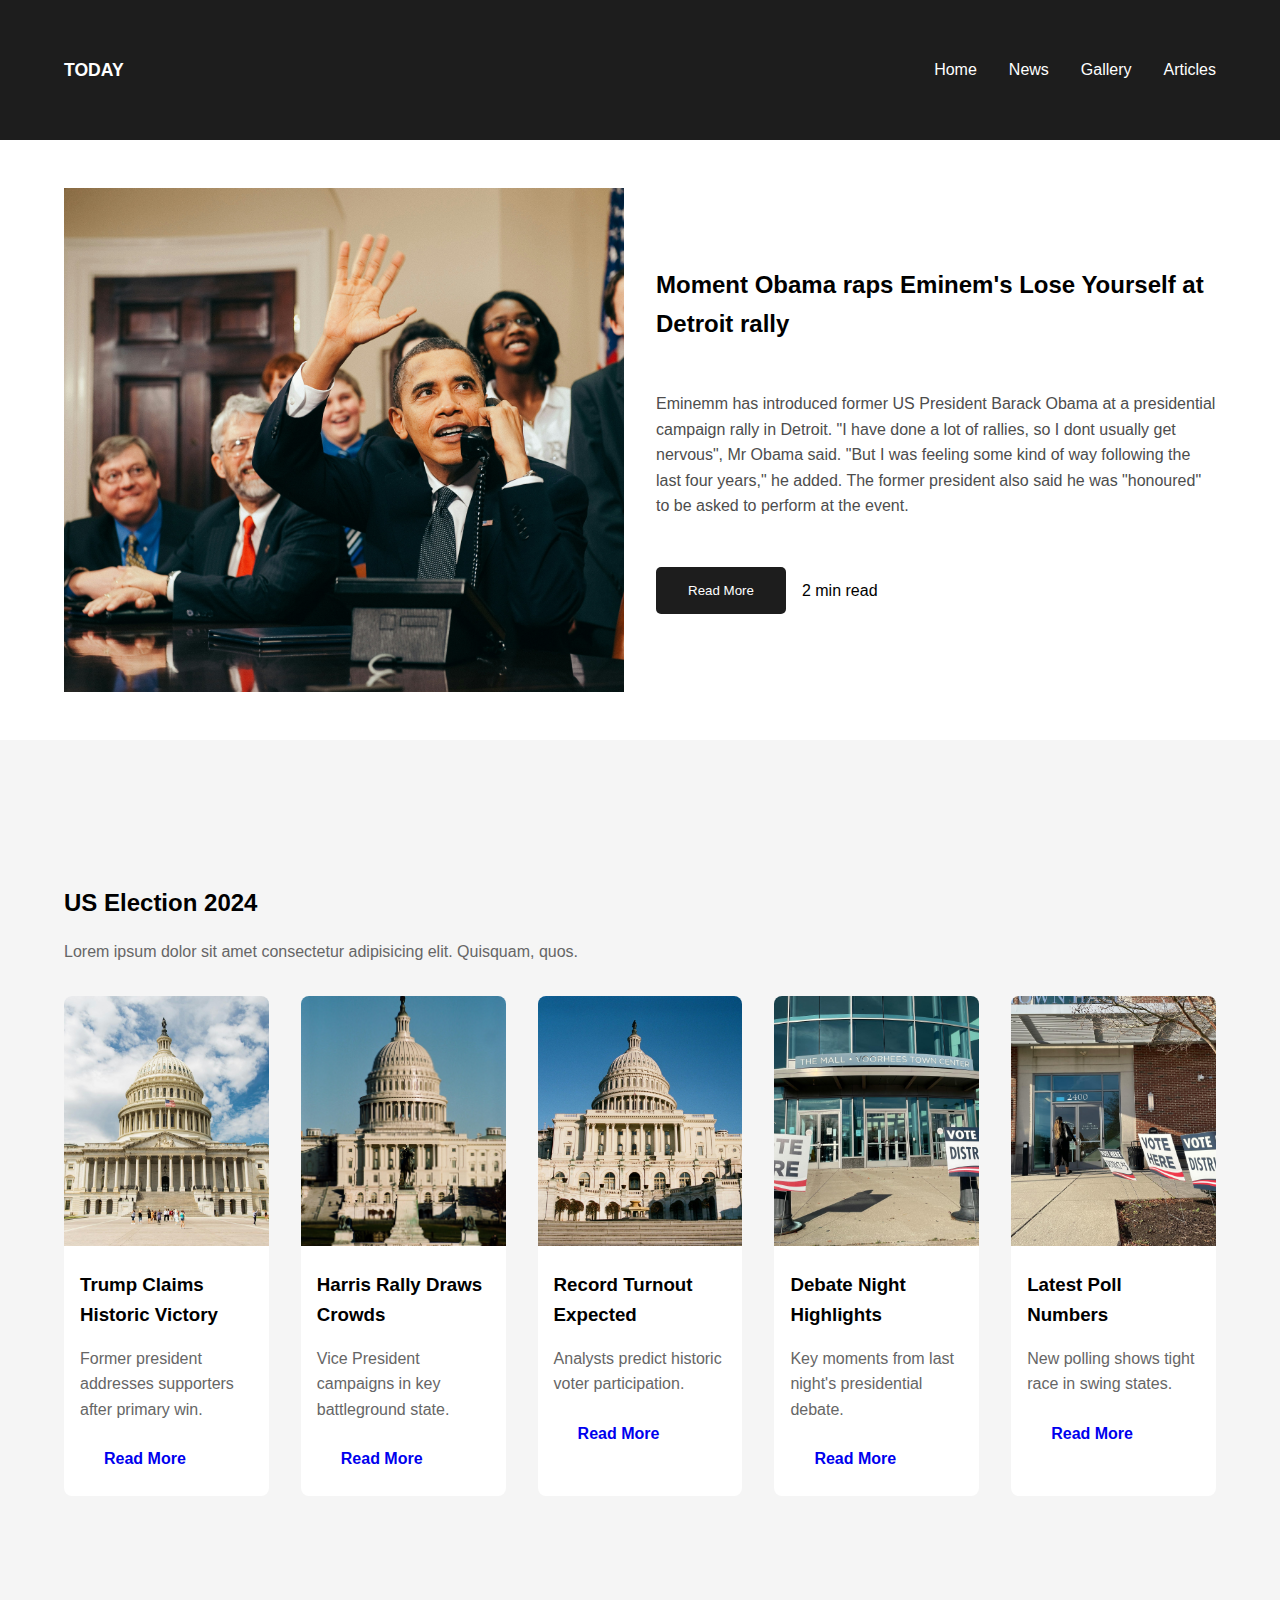
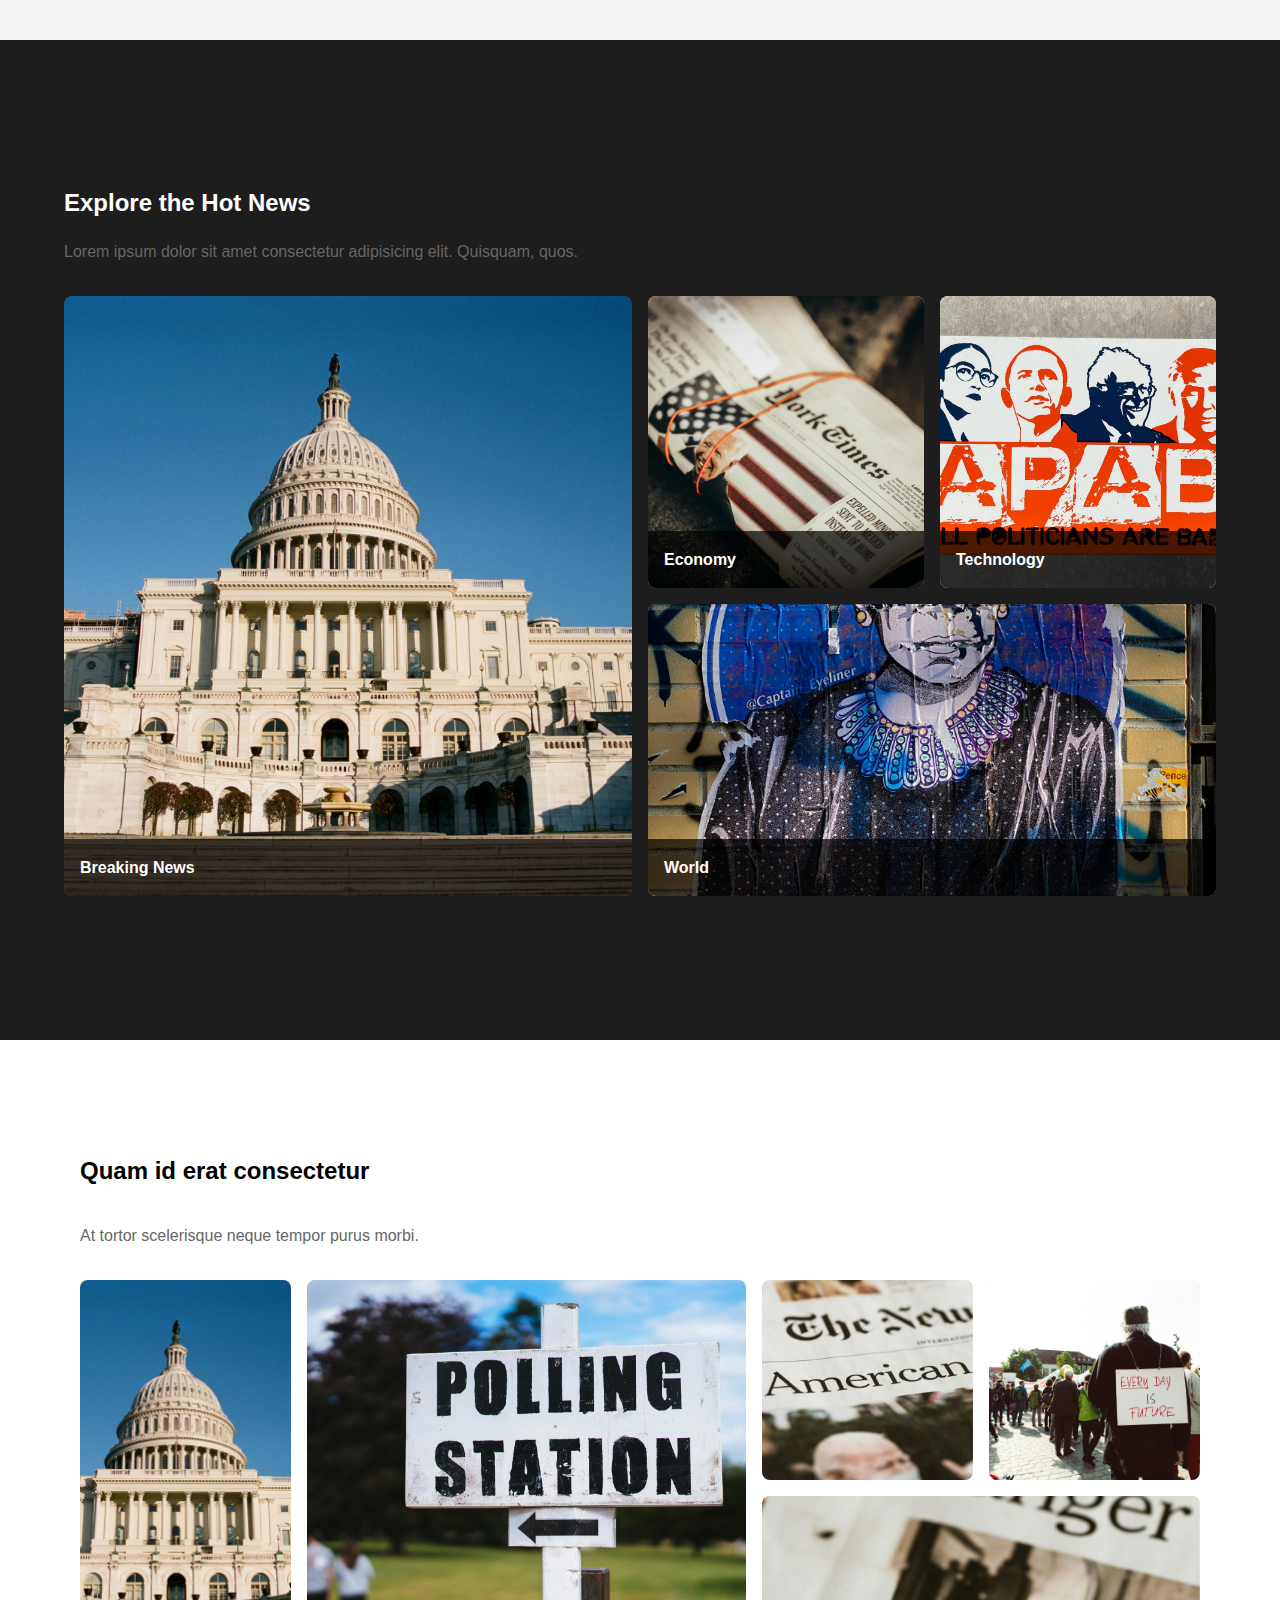
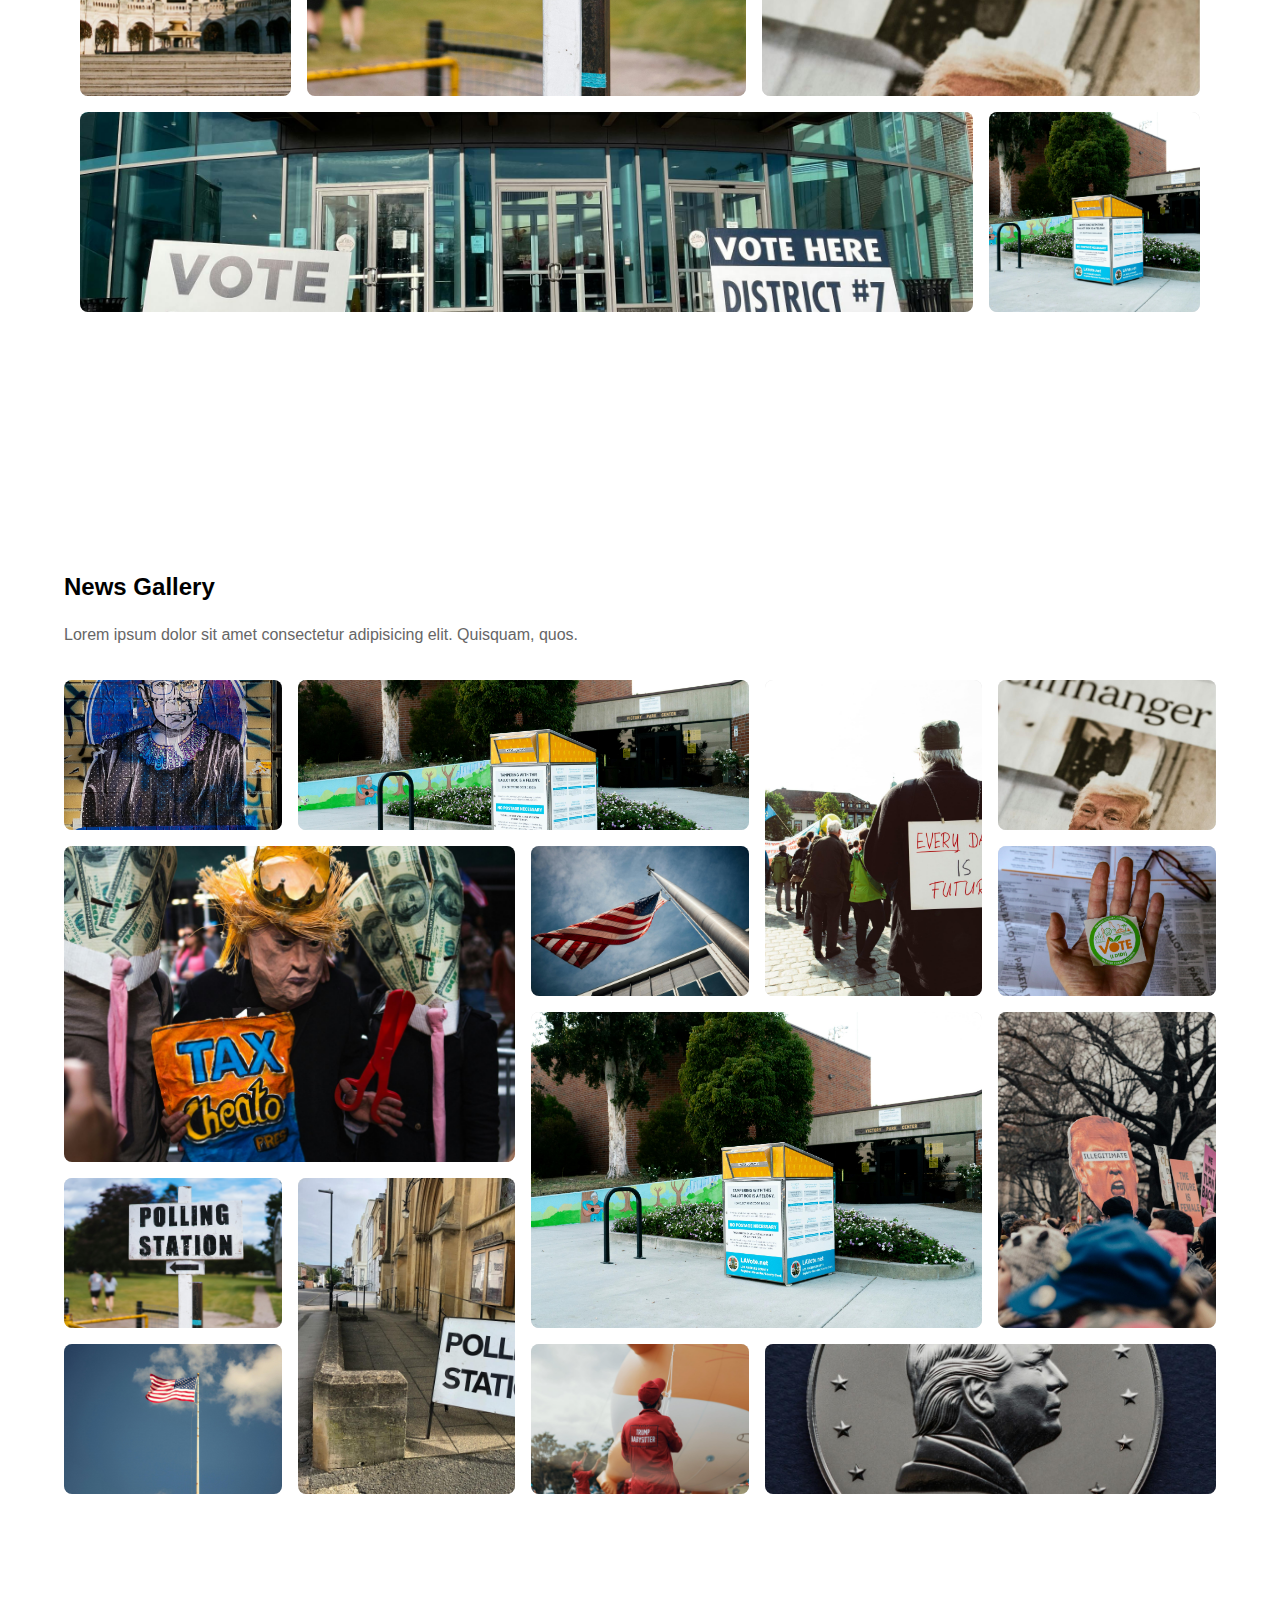
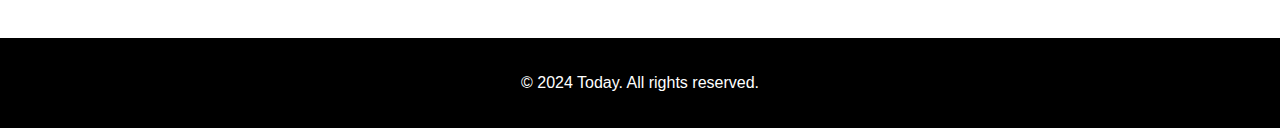
<file: News site/index.html>
<!DOCTYPE html>
<html lang="en">
  <head>
    <meta charset="UTF-8" />
    <meta name="viewport" content="width=device-width, initial-scale=1.0" />
    <title>TODAY News - Layout Examples</title>
    <link rel="stylesheet" href="style.css" />
  </head>
  <body>
    <!-- 1. Flex - Header Navigation -->
    <header class="header">
      <nav class="header-nav">
        <div class="header-logo">TODAY</div>
        <div class="header-links">
          <a href="#">Home</a>
          <a href="#">News</a>
          <a href="#">Gallery</a>
          <a href="#">Articles</a>
        </div>
      </nav>
    </header>

    <main>
      <!-- 2. Flex and Column - Featured Article -->
      <section class="featured container">
        <div class="featured-image">
          <img src="main-image.jpg" alt="Featured News" />
        </div>
        <div class="featured-content">
          <h2>Moment Obama raps Eminem's Lose Yourself at Detroit rally</h2>
          <p>
            Eminemm has introduced former US President Barack Obama at a
            presidential campaign rally in Detroit. "I have done a lot of
            rallies, so I dont usually get nervous", Mr Obama said. "But I was
            feeling some kind of way following the last four years," he added.
            The former president also said he was "honoured" to be asked to
            perform at the event.
          </p>
          <div class="featured-footer">
            <button href="#" class="featured-more">Read More</button>
            <span class="featured-time">2 min read</span>
          </div>
        </div>
      </section>

      <!-- 3. Flex/Grid List - Latest Cards without text overlay -->
      <section class="latest">
        <div class="container">
          <h2 class="latest-title">US Election 2024</h2>
          <p class="latest-subtitle">
            Lorem ipsum dolor sit amet consectetur adipisicing elit. Quisquam,
            quos.
          </p>
          <div class="latest-list">
            <article class="latest-card">
              <img src="image2.jpg" alt="News Image" />
              <div class="latest-content">
                <h3>Trump Claims Historic Victory</h3>
                <p>Former president addresses supporters after primary win.</p>
                <a href="#" class="latest-more">Read More</a>
              </div>
            </article>
            <article class="latest-card">
              <img src="image3.jpg" alt="News Image" />
              <div class="latest-content">
                <h3>Harris Rally Draws Crowds</h3>
                <p>Vice President campaigns in key battleground state.</p>
                <a href="#" class="latest-more">Read More</a>
              </div>
            </article>
            <article class="latest-card">
              <img src="image4.jpg" alt="News Image" />
              <div class="latest-content">
                <h3>Record Turnout Expected</h3>
                <p>Analysts predict historic voter participation.</p>
                <a href="#" class="latest-more">Read More</a>
              </div>
            </article>
            <article class="latest-card">
              <img src="image5.jpg" alt="News Image" />
              <div class="latest-content">
                <h3>Debate Night Highlights</h3>
                <p>Key moments from last night's presidential debate.</p>
                <a href="#" class="latest-more">Read More</a>
              </div>
            </article>
            <article class="latest-card">
              <img src="image6.jpg" alt="News Image" />
              <div class="latest-content">
                <h3>Latest Poll Numbers</h3>
                <p>New polling shows tight race in swing states.</p>
                <a href="#" class="latest-more">Read More</a>
              </div>
            </article>
          </div>
        </div>
      </section>

      <!-- 4a. Flex/Grid 2D - Hot News - Flex Version -->

<!-- 
      <section class="hot">
        <div class="container">
          <h2 class="hot-title">Explore the Hot News</h2>
          <p class="hot-subtitle">
            Lorem ipsum dolor sit amet consectetur adipisicing elit. Quisquam,
            quos.
          </p>
          <div class="hot-flex">
            <article class="hot-card hot-left">
              <img src="image4.jpg" alt="Breaking News" />
              <div class="hot-overlay">Breaking News</div>
            </article>

            <div class="hot-right">
              <div class="hot-right-inner">
                <article class="hot-card">
                  <img src="image8.jpg" alt="Economy Update" />
                  <div class="hot-overlay">Economy</div>
                </article>
                <article class="hot-card">
                  <img src="image9.jpg" alt="Technology News" />
                  <div class="hot-overlay">Technology</div>
                </article>
              </div>
              <article class="hot-card">
                <img src="image10.jpg" alt="World News" />
                <div class="hot-overlay">World</div>
              </article>
            </div>
          </div>
        </div>
      </section> -->




      <!-- 4b. Flex/Grid 2D - Hot News - Grid Version -->
      <section class="hot">
        <div class="container">
          <h2 class="hot-title">Explore the Hot News</h2>
          <p class="hot-subtitle">
            Lorem ipsum dolor sit amet consectetur adipisicing elit. Quisquam,
            quos.
          </p>
          <div class="hot-grid">
            <article class="hot-card hot-grid-1">
              <img src="image4.jpg" alt="Breaking News" />
              <div class="hot-overlay">Breaking News</div>
            </article>
            <article class="hot-card hot-grid-2">
              <img src="image8.jpg" alt="Economy Update" />
              <div class="hot-overlay">Economy</div>
            </article>
            <article class="hot-card hot-grid-3">
              <img src="image9.jpg" alt="Technology News" />
              <div class="hot-overlay">Technology</div>
            </article>
            <article class="hot-card hot-grid-4">
              <img src="image10.jpg" alt="World News" />
              <div class="hot-overlay">World</div>
            </article>
          </div>
        </div>
      </section>

      <!-- 5. Grid Auto - Masonry Layout -->
      <section class="masonry">
        <div class="container">
          <h2>Quam id erat consectetur</h2>
          <p class="masonry-subtitle">
            At tortor scelerisque neque tempor purus morbi.
          </p>
          <div class="masonry-grid">
            <div class="masonry-item item1">
              <img src="image4.jpg" alt="Masonry Image 1" />
            </div>
            <div class="masonry-item item2">
              <img src="image18.jpg" alt="Masonry Image 2" />
            </div>
            <div class="masonry-item item3">
              <img src="image13.jpg" alt="Masonry Image 3" />
            </div>
            <div class="masonry-item item4">
              <img src="image14.jpg" alt="Masonry Image 4" />
            </div>
            <div class="masonry-item item5">
              <img src="image15.jpg" alt="Masonry Image 5" />
            </div>
            <div class="masonry-item item6">
              <img src="image5.jpg" alt="Masonry Image 6" />
            </div>
            <div class="masonry-item item7">
              <img src="image17.jpg" alt="Masonry Image 7" />
            </div>
          </div>
        </div>
      </section>

      <!-- 6. Grid Templates - News Gallery -->
      <section class="gallery">
        <div class="container">
          <h2 class="gallery-title">News Gallery</h2>
          <p class="gallery-subtitle">
            Lorem ipsum dolor sit amet consectetur adipisicing elit. Quisquam,
            quos.
          </p>
          <div class="gallery-grid">
            <div class="gallery-item a">
              <img src="image10.jpg" alt="Gallery Image 1" />
            </div>
            <div class="gallery-item b">
              <img src="image17.jpg" alt="Gallery Image 2" />
            </div>
            <div class="gallery-item c">
              <img src="image14.jpg" alt="Gallery Image 3" />
            </div>
            <div class="gallery-item d">
              <img src="image15.jpg" alt="Gallery Image 4" />
            </div>
            <div class="gallery-item e">
              <img src="image25.jpg" alt="Gallery Image 5" />
            </div>
            <div class="gallery-item f">
              <img src="image11.jpg" alt="Gallery Image 6" />
            </div>
            <div class="gallery-item g">
              <img src="image16.jpg" alt="Gallery Image 7" />
            </div>
            <div class="gallery-item h">
              <img src="image17.jpg" alt="Gallery Image 8" />
            </div>
            <div class="gallery-item i">
              <img src="image18.jpg" alt="Gallery Image 9" />
            </div>
            <div class="gallery-item j">
              <img src="image19.jpg" alt="Gallery Image 10" />
            </div>
            <div class="gallery-item k">
              <img src="image20.jpg" alt="Gallery Image 11" />
            </div>
            <div class="gallery-item l">
              <img src="image21.jpg" alt="Gallery Image 12" />
            </div>
            <div class="gallery-item m">
              <img src="image22.jpg" alt="Gallery Image 13" />
            </div>
            <div class="gallery-item n">
              <img src="image23.jpg" alt="Gallery Image 14" />
            </div>
          </div>
        </div>
      </section>
    </main>

    <footer>
      <p>© 2024 Today. All rights reserved.</p>
    </footer>
  </body>
</html>
</file>
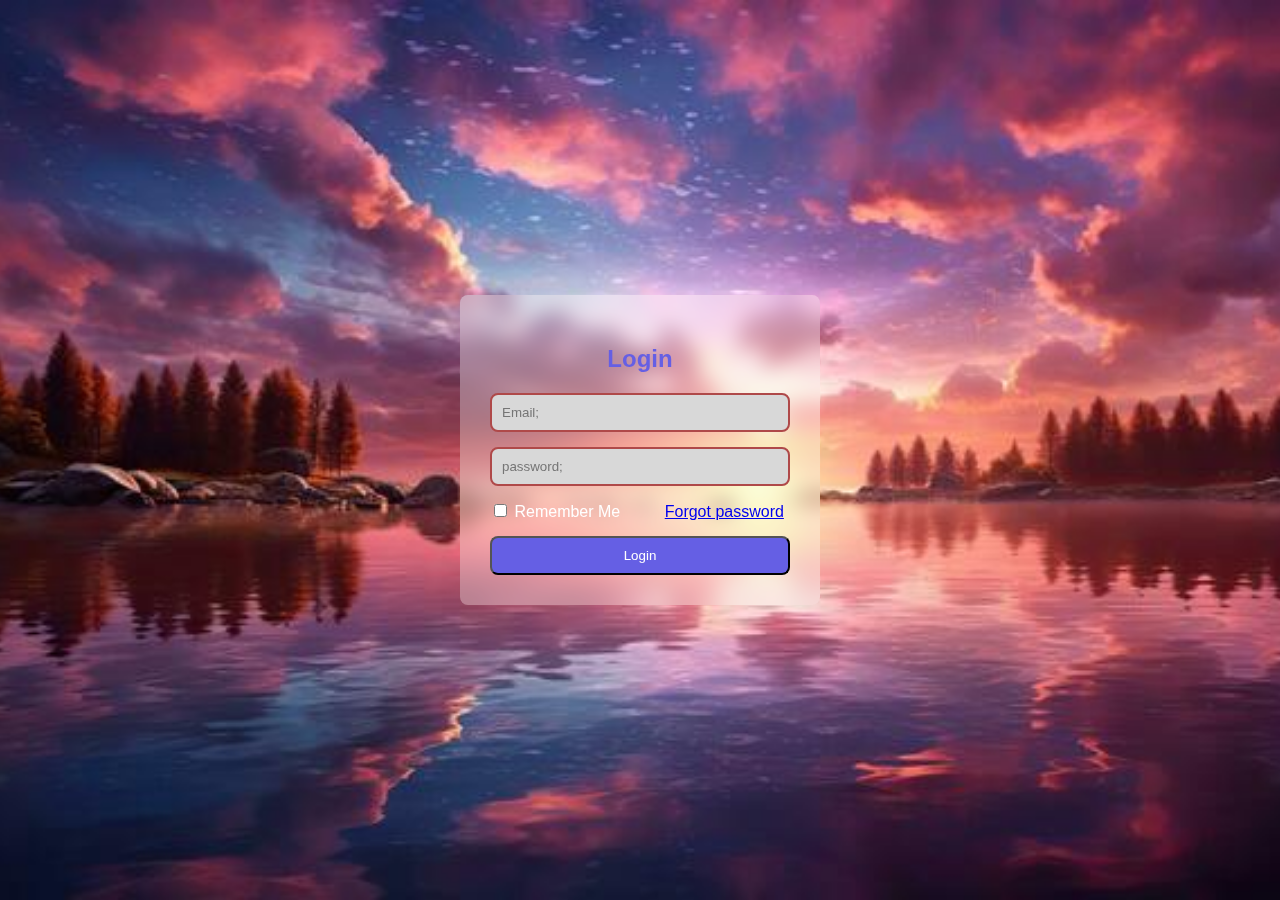
<file: 01__login page/login.html>
<!DOCTYPE html>
<html lang="en">
  <head>
    <meta charset="UTF-8" />
    <meta name="viewport" content="width=device-width, initial-scale=1.0" />
    <title>Login page</title>
    <style>
      body {
        font-family: Arial, Helvetica, sans-serif;
        background: url(ai-generated-ai-generative-purple-pink-color-sunset-evening-nature-outdoor-lake-with-mountains-landscape-background-graphic-art-photo.jpg)
          no-repeat center center fixed;
        background-size: cover;
        margin: 0;
        padding: 0;
        height: 100vh;
        display: flex;
        justify-content: center;
        align-items: center;
      }

      .card {
        background: rgba(255, 255, 255, 0.3);
        backdrop-filter: blur(10px);
        border-radius: 8px;
        padding: 30px;
        width: 300px;
      }

      h2 {
        color: #655fe4;
        text-align: center;
        margin-bottom: 20px;
      }

      form {
        display: flex;
        flex-direction: column;
        gap: 15px;
      }

      input[type="email"],
    input[type="password"] {
      padding: 10px;
      border-radius: 8px;
      border: 2px solid rgb(175, 73, 73);
      background-color: #d8d8d8;
    }

      button {
        background-color: #655fe4;
        color: rgb(255, 255, 255);
        border-radius: 8px;
        padding: 10px;
        cursor: pointer;
        transition: background-color 0.3s, transform 0.2s;
      }

      button:hover {
        background-color: #1a10da;
        transform: scale(1.05);
      }
      input:hover {
        background-color: #e9e9e9;
      }
      .remember-me {
        display: flex;
        align-items: center;
        gap: 10px;
      }

      label {
        color: #ffffff;
      }

       /* CSS-only welcome page */
       #welcome {
      display: none;
      position: absolute;
      top: 50%;
      left: 50%;
      transform: translate(-50%, -50%);
      background-color: rgba(255, 255, 255, 0.9);
      padding: 40px;
      border-radius: 8px;
      text-align: center;
      color: #333;
      width: 300px;
      box-shadow: 0 0 15px rgba(0, 0, 0, 0.5);
    }

    /* Close button */
    #welcome a {
      position: absolute;
      top: 10px;
      right: 10px;
      text-decoration: none;
      color: red;
      font-size: 20px;
      font-weight: bold;
    }

    /* Show welcome page when targeted */
    #welcome:target {
      display: block;
    }

    #welcome a:hover {
      color: darkred;
    }
    .forgot{
      padding-left: 40px;
    }
    </style>
  </head>
  <body>
    <div class="card">
      <h2>Login</h2>
      <form action="#welcome">
        <input type="email" name="" id="" placeholder="Email;" />
        <input type="password" name="" id="" placeholder="password;" />
        <div class="remeberMe">
          <input type="checkbox" />
          <label for="rememberMe">Remember Me</label>
          <a class="forgot" href="#">Forgot password</a>
        </div>
        <button type="submit">Login</button>
      </form>

      
    </div>

    <!-- Welcome Page -->
  <div id="welcome">
    <a href="#">❌</a>
    <h1>Welcome! You have successfully logged in.</h1>
  </div>

  
  </body>
</html>
</file>
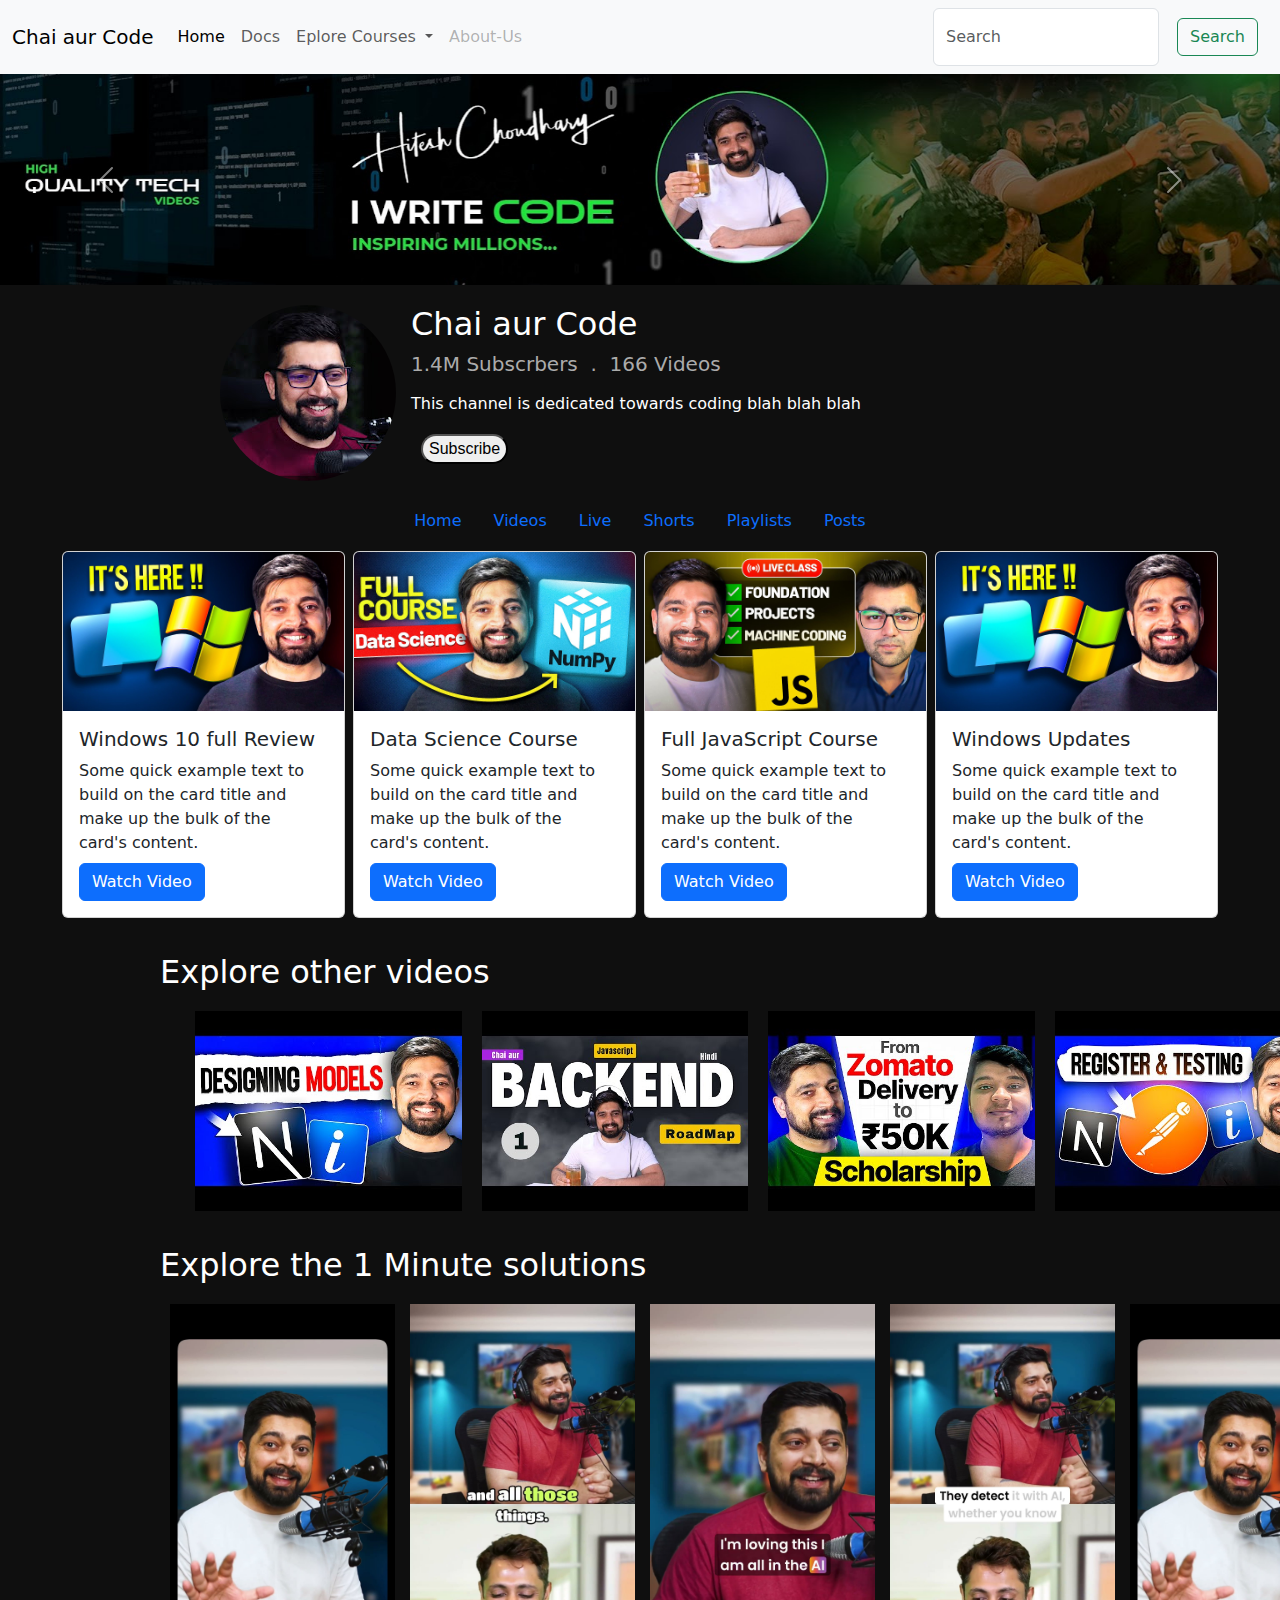
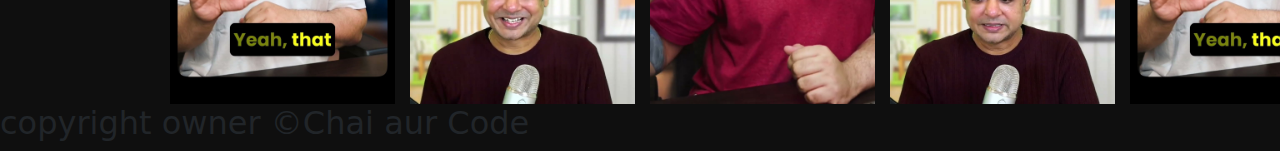
<file: Bootstrap project/bootstrap.html>
<!DOCTYPE html>
<html lang="en">
  <head>
    <meta charset="UTF-8" />
    <meta name="viewport" content="width=device-width, initial-scale=1.0" />
    <title>Chai Aur Code</title>
    <link
      href="https://cdn.jsdelivr.net/npm/bootstrap@5.3.3/dist/css/bootstrap.min.css"
      rel="stylesheet"
      integrity="sha384-QWTKZyjpPEjISv5WaRU9OFeRpok6YctnYmDr5pNlyT2bRjXh0JMhjY6hW+ALEwIH"
      crossorigin="anonymous"
    />
    <style>
      body {
        background-color: #0f0f0f;
      }
      .about {
        color: white;
      }

      .about {
        display: flex;
        margin-left: 200px;
        padding: 20px;
        gap: 15px;
      }

      .profile {
        border-radius: 50%;
      }
      button {
        font-family: Arial, Helvetica, sans-serif;
        margin: 10px;
        border-radius: 30px;
        font-weight: 100;
        /* font-size: medium; */
      }
      .subs,
      .vids {
        color: #ababab;
      }
      .flex {
        display: flex;
      }

      .container {
        max-width: 1200px;
      }
      p {
        margin: 8px;
        margin-left: 0px;
      }
      .card__container {
        margin: 10px;
        display: flex;
        gap: 8px;
      }

      .other-videos {
        max-width: 1200px;
        margin-left: 160px;
      }
      .heading {
        color: white;
        margin: 35px 0px 0px 0px;
      }
      .videos {
        margin-left: 35px;
        display: flex;
        /* justify-content: center; */
        /* align-items: center; */
        height: 200px;
        width: 310px;
        gap: 20px;
        /* flex-wrap: wrap; */
/* justify-content: space-evenly; */
      }

      .shorts-section {
        max-width: 1200px;
        max-height: fit-content;
        margin-left: 160px;
      }
      .heading {
        color: white;
        margin: 35px 0px 20px 0px;
      }
      .short-videos {
        margin-left: 10px;
        display: flex;
        /* flex-wrap: wrap; */
        /* overflow: scroll; */
        /* justify-content: center; */
        /* align-items: center; */
        height: 400px;
        width: 190px;
        gap: 15px;
        /* flex-wrap: wrap; */
justify-content: space-evenly;
      }
      .footer{
        color: white;
        display: flex;
        justify-content: center;
        align-items: center;
      }
      
    </style>
  </head>
  <body>
    <nav class="navbar navbar-expand-lg bg-body-tertiary">
      <div class="container-fluid">
        <a class="navbar-brand" href="#">Chai aur Code</a>
        <button
          class="navbar-toggler"
          type="button"
          data-bs-toggle="collapse"
          data-bs-target="#navbarSupportedContent"
          aria-controls="navbarSupportedContent"
          aria-expanded="false"
          aria-label="Toggle navigation"
        >
          <span class="navbar-toggler-icon"></span>
        </button>
        <div class="collapse navbar-collapse" id="navbarSupportedContent">
          <ul class="navbar-nav me-auto mb-2 mb-lg-0">
            <li class="nav-item">
              <a class="nav-link active" aria-current="page" href="#">Home</a>
            </li>
            <li class="nav-item">
              <a class="nav-link" href="#">Docs</a>
            </li>
            <li class="nav-item dropdown">
              <a
                class="nav-link dropdown-toggle"
                href="#"
                role="button"
                data-bs-toggle="dropdown"
                aria-expanded="false"
              >
                Eplore Courses
              </a>
              <ul class="dropdown-menu">
                <li><a class="dropdown-item" href="#">Frontend</a></li>
                <li><a class="dropdown-item" href="#">Backend</a></li>
                <li><hr class="dropdown-divider" /></li>
                <li><a class="dropdown-item" href="#">API's</a></li>
              </ul>
            </li>
            <li class="nav-item">
              <a class="nav-link disabled">About-Us</a>
            </li>
          </ul>
          <form class="d-flex" role="search">
            <input
              class="form-control me-2"
              type="search"
              placeholder="Search"
              aria-label="Search"
            />
            <button class="btn btn-outline-success" type="submit">
              Search
            </button>
          </form>
        </div>
      </div>
    </nav>

    <div class="carousel">
      <div id="carouselExample" class="carousel slide">
        <div class="carousel-inner">
          <div class="carousel-item active">
            <img src="assets/banner.jpg" class="d-block w-100" alt="..." />
          </div>
          <div class="carousel-item">
            <img src="assets/banner8.jpg" class="d-block w-100" alt="..." />
          </div>
          <div class="carousel-item">
            <img src="assets/banner9.jpg" class="d-block w-100" alt="..." />
          </div>
          <div class="carousel-item">
            <img src="assets/banner10.jpg" class="d-block w-100" alt="..." />
          </div>
        </div>
        <button
          class="carousel-control-prev"
          type="button"
          data-bs-target="#carouselExample"
          data-bs-slide="prev"
        >
          <span class="carousel-control-prev-icon" aria-hidden="true"></span>
          <span class="visually-hidden">Previous</span>
        </button>
        <button
          class="carousel-control-next"
          type="button"
          data-bs-target="#carouselExample"
          data-bs-slide="next"
        >
          <span class="carousel-control-next-icon" aria-hidden="true"></span>
          <span class="visually-hidden">Next</span>
        </button>
      </div>
    </div>

    <div class="about">
      <img class="profile" src="assets/profile.jpg" alt="" />
      <div class="description">
        <h2 class="name">Chai aur Code</h2>

        <div class="flex">
          <h5 class="subs">1.4M Subscrbers&nbsp;&nbsp;.&nbsp;&nbsp;</h5>
          <h5 class="vids">166 Videos</h5>
        </div>

        <p>This channel is dedicated towards coding blah blah blah</p>
        <button>Subscribe</button>
      </div>
    </div>

    <div class="container">
      <ul class="nav justify-content-center">
        <li class="nav-item">
          <a class="nav-link active" aria-current="page" href="#">Home</a>
        </li>
        <li class="nav-item">
          <a class="nav-link" href="#">Videos</a>
        </li>
        <li class="nav-item">
          <a class="nav-link" href="#">Live</a>
        </li>
        <li class="nav-item">
          <a class="nav-link" href="#">Shorts</a>
        </li>
        <li class="nav-item">
          <a class="nav-link" href="#">Playlists</a>
        </li>
        <li class="nav-item">
          <a class="nav-link" href="#">Posts</a>
        </li>
      </ul>

      <div class="card__container">
        <div class="card" style="width: 18rem">
          <img src="assets/thumb1.jpg" class="card-img-top" alt="..." />
          <div class="card-body">
            <h5 class="card-title">Windows 10 full Review</h5>
            <p class="card-text">
              Some quick example text to build on the card title and make up the
              bulk of the card's content.
            </p>
            <a href="#" class="btn btn-primary">Watch Video</a>
          </div>
        </div>
        <div class="card" style="width: 18rem">
          <img src="assets/thumb2.jpg" class="card-img-top" alt="..." />
          <div class="card-body">
            <h5 class="card-title">Data Science Course</h5>
            <p class="card-text">
              Some quick example text to build on the card title and make up the
              bulk of the card's content.
            </p>
            <a href="#" class="btn btn-primary">Watch Video</a>
          </div>
        </div>
        <div class="card" style="width: 18rem">
          <img src="assets/thumb3.jpg" class="card-img-top" alt="..." />
          <div class="card-body">
            <h5 class="card-title">Full JavaScript Course</h5>
            <p class="card-text">
              Some quick example text to build on the card title and make up the
              bulk of the card's content.
            </p>
            <a href="#" class="btn btn-primary">Watch Video</a>
          </div>
        </div>
        <div class="card" style="width: 18rem">
          <img src="assets/thumb1.jpg" class="card-img-top" alt="..." />
          <div class="card-body">
            <h5 class="card-title">Windows Updates</h5>
            <p class="card-text">
              Some quick example text to build on the card title and make up the
              bulk of the card's content.
            </p>
            <a href="#" class="btn btn-primary">Watch Video</a>
          </div>
        </div>
      </div>
    </div>
    <div class="other-videos">
      <h2 class="heading">Explore other videos</h2>
      <div class="videos">
        <img src="assets/small3.jpg" alt="" />
        <img src="assets/small1.jpg" alt="" />
        <img src="assets/small2.jpg" alt="" />
        <img src="assets/small4.jpg" alt="" />
      </div>
    </div>


    <div class="shorts-section">
        <h2 class="heading">Explore the 1 Minute solutions</h2>
        <div class="short-videos">
          <img src="assets/v2.jpg" alt="" />
          <img src="assets/v3.jpg" alt="" />
          <img src="assets/v1.jpg" alt="" />
          <img src="assets/v4.jpg" alt="" />
          <img src="assets/v2.jpg" alt="" />
        </div>
      </div>

      <footer >
        <div>
        <h2>copyright owner &copy;Chai aur Code</h2>
    </div>
      </footer>
    <script
      src="https://cdn.jsdelivr.net/npm/bootstrap@5.3.3/dist/js/bootstrap.bundle.min.js"
      integrity="sha384-YvpcrYf0tY3lHB60NNkmXc5s9fDVZLESaAA55NDzOxhy9GkcIdslK1eN7N6jIeHz"
      crossorigin="anonymous"
    ></script>
  </body>
</html>
</file>
<file: News site/style.css>
* {
  margin: 0;
  padding: 0;
  box-sizing: border-box;
}

body {
  font-family: Arial, Helvetica, sans-serif;
  line-height: 1.6;
}

section {
  padding: 6rem 0;
}

section h2 {
  margin-bottom: 2rem;
}
.container {
  max-width: 1500px;
  margin: 0 auto;
  padding: 3rem 4rem;
}

/* img{
    display: block;
    width: 100px;
    height: 100px;
} */
.header {
  background: #1d1d1d;
  padding: 3.5rem 0;
  color: #fff;
}
.header-logo {
  font-size: 1.1rem;
  font-weight: bold;
}
.header-nav {
  display: flex;
  justify-content: space-between;
  align-items: center;
  max-width: 1500px;
  padding: 0 4rem;
  margin: 0 auto;
}
.header-links {
  display: flex;
  justify-content: space-between;
  align-items: center;
  gap: 2rem;
}
.header a {
  color: #fff;
  text-decoration: none;
  cursor: pointer;
}
.header-links a:hover {
  color: #9c9c9c;
}
.featured {
  display: flex;
  justify-content: space-between;
  align-items: center;
  gap: 2rem;
  margin: 0;
  height: 600px;
}

.featured-image {
  flex-basis: 50%;
  height: 100%;
  background-color: #e0e0e0;
  border-radius: 8px;
}

.featured-image img {
  width: 100%;
  height: 100%;
  object-fit: cover;
}

.featured-content {
  flex-basis: 50%;
  display: flex;
  height: 100%;
  flex-direction: column;
  justify-content: center;
  gap: 1rem;
}
.featured-more {
  color: #fff;
  background: #1d1d1d;
  padding: 1rem 2rem;
  border-radius: 5px;
  border: none;
}
.featured-more:hover {
  background-color: #414141;
  color: #d9d8d8;
  /* font-weight: bold; */
  cursor: pointer;
}
.featured-footer {
  display: flex;
  gap: 1rem;
  align-items: center;
  margin-top: 2rem;
}
.featured-content p {
  color: #4d4d4d;
}

.latest {
  padding: 6rem 0;
  background: #f5f5f5;
  width: 100%;
}

.latest-title {
  margin-bottom: 1rem;
}
.latest-subtitle {
  margin-bottom: 2rem;
  color: #666;
}

/* .latest-list{
    display: flex;
    justify-content: space-between;
    gap: 2rem;
    flex-wrap: wrap;
} */

.latest-list {
  display: grid;
  grid-template-columns: repeat(auto-fit, minmax(200px, 1fr));
  gap: 2rem;
  margin: 0 auto;
}

.latest-card {
  /* min-width: 300px;
   width: 400px; */
  /* width: 100%; */
  height: 500px;
  border-radius: 8px;
  box-shadow: none;
  background: #fff;
  overflow: hidden;
}

.latest-card img {
  width: 100%;
  height: 250px;
  object-fit: cover;
}

.latest-content {
  padding: 1rem;
}

.latest-content h3 {
  margin-bottom: 1rem;
}

.latest-content p {
  color: #666;
  margin-bottom: 1.5rem;
}

.latest-more {
  text-decoration: none;
  font-weight: bold;
  padding: 1.5rem;
}

.hot {
  background: #1d1d1d;
  color: #fff;
}

.hot-title {
  margin-bottom: 1rem;
}

.hot-subtitle {
  margin-bottom: 2rem;
  color: #666;
}

.hot-card {
  background-color: #e0e0e0;
  border-radius: 8px;
  overflow: hidden;
}

.hot-card img {
  height: 100%;
  width: 100%;
  object-fit: cover;
}

.hot-flex {
  display: flex;
  gap: 1rem;
  height: 600px;
  width: 100%;
}

.hot-left {
  flex: 0 0 50%;
  display: flex;
  border-radius: 8px;
  overflow: hidden;
}

.hot-right {
  flex: 0 0 50%;
  display: flex;
  flex-direction: column;
  gap: 1rem;
}

.hot-right-inner {
  display: flex;
  gap: 1rem;
  height: 50%;
}

.hot-grid {
  display: grid;
  grid-template-columns: repeat(4, 1fr);
  grid-template-rows: repeat(2, 1fr);
  gap: 1rem;
  height: 600px;
}

.hot-grid-1 {
  grid-column: span 2;
  grid-row: span 2;
}

.hot-grid-2 {
  grid-column: span 1;
  grid-row: span 1;
}

.hot-grid-3 {
  grid-column: span 1;
  grid-row: span 1;
}
.hot-grid-4 {
  grid-column: span 2;
  grid-row: span 1;
}

.masonry {
  padding: 4rem 1rem;
  background: #fff;
}

.masonry-subtitle {
  margin-bottom: 2rem;
  color: #666;
}

.masonry-grid {
  display: grid;
  grid-template-columns: repeat(5, 1fr);
  grid-template-rows: repeat(3, 200px);
  gap: 1rem;
  max-width: none;
  margin: 0 auto;
}

.masonry-item {
  background-color: #e0e0e0;
  border-radius: 8px;
}

.masonry-item img {
  width: 100%;
  height: 100%;
  object-fit: cover;
  border-radius: 8px;
}
.item1 {
  grid-column: 1/2;
  grid-row: 1/3;
}

.item2 {
  grid-column: 2/4;
  grid-row: 1/3;
}

.item3 {
  grid-column: 4/5;
  grid-row: 1/2;
}

.item4 {
  grid-column: 5/6;
  grid-row: 1/2;
}

.item5 {
  grid-column: 4/6;
  grid-row: 2/3;
}
.item6 {
  grid-column: 1 / span 4;
  grid-row: span 1;
}
.item7 {
  grid-column: span 1;
  grid-row: span 1;
}
.gallery-title {
  margin-bottom: 1rem;
}

.gallery-subtitle {
  margin-bottom: 2rem;
  color: #666;
}

.gallery-grid {
  display: grid;
  grid-template-columns: repeat(5, 1fr);
  grid-template-rows: repeat(5, 150px);
  gap: 1rem;
  max-width: none;
  margin: 0 auto;
  grid-template-areas:
    "a b b c d"
    "e e f c g"
    "e e h h m"
    "i k h h m"
    "j k l n n";
}

.a {
  grid-area: a;
}
.b {
  grid-area: b;
}
.c {
  grid-area: c;
}
.d {
  grid-area: d;
}
.e {
  grid-area: e;
}
.f {
  grid-area: f;
}
.g {
  grid-area: g;
}
.h {
  grid-area: h;
}
.i {
  grid-area: i;
}
.j {
  grid-area: j;
}
.k {
  grid-area: k;
}
.l {
  grid-area: l;
}
.m {
  grid-area: m;
}
.n {
  grid-area: n;
}

.gallery-item {
  background-color: #e0e0e0;
  border-radius: 8px;
  font-size: 24px;
  color: #666;
}

.gallery-item img {
  width: 100%;
  height: 100%;
  object-fit: cover;
  border-radius: 8px;
}

footer {
  background: black;
  color: white;
}

footer p {
  max-width: 1500px;
  padding: 2rem 4rem;
  text-align: center;
}

.hot-card {
  position: relative;
}
.hot-overlay {
  position: absolute;
  bottom: 0;
  left: 0;
  right: 0;
  padding: 1rem;
  background: rgba(0, 0, 0, 0.7);
  font-weight: bold;
}

.masonry-item {
  position: relative;
}
.masonry-item::before {
  content: "";
  position: absolute;
  top: 0;
  left: 0;
  right: 0;
  bottom: 0;
  background: rgba(0, 0, 0, 0.7);
  opacity: 0;
  transition: opacity 0.3s ease;
}

.masonry-item::after {
  content: "View Story";
  position: absolute;
  top: 50%;
  left: 50%;
  transform: translate(-50%, -50%);
  color: white;
  font-size: 1.5rem;
  font-weight: bold;

  opacity: 0;
  transition: opacity 0.3s ease;
}

.masonry-item:hover::before,
.masonry-item:hover::after {
  opacity: 1;
}

/* ============================= */
/* resposive media quieries */
/* =============================*/

@media screen and (max-width: 768px) {
  .header-links {
    display: none;
  }

  .featured {
    flex-direction: column;
    height: auto;
    gap: 2rem;
  }

  .masonry-grid {
    display: block;
  }
  .masonry-item {
    margin-bottom: 1rem;
    height: 300px;
  }
  .gallery-grid {
    display: block;
  }

  .gallery-item {
    margin-bottom: 1rem;
    height: 300px;
  }

  .container {
    padding: 2rem 1rem;
  }
}
</file>
